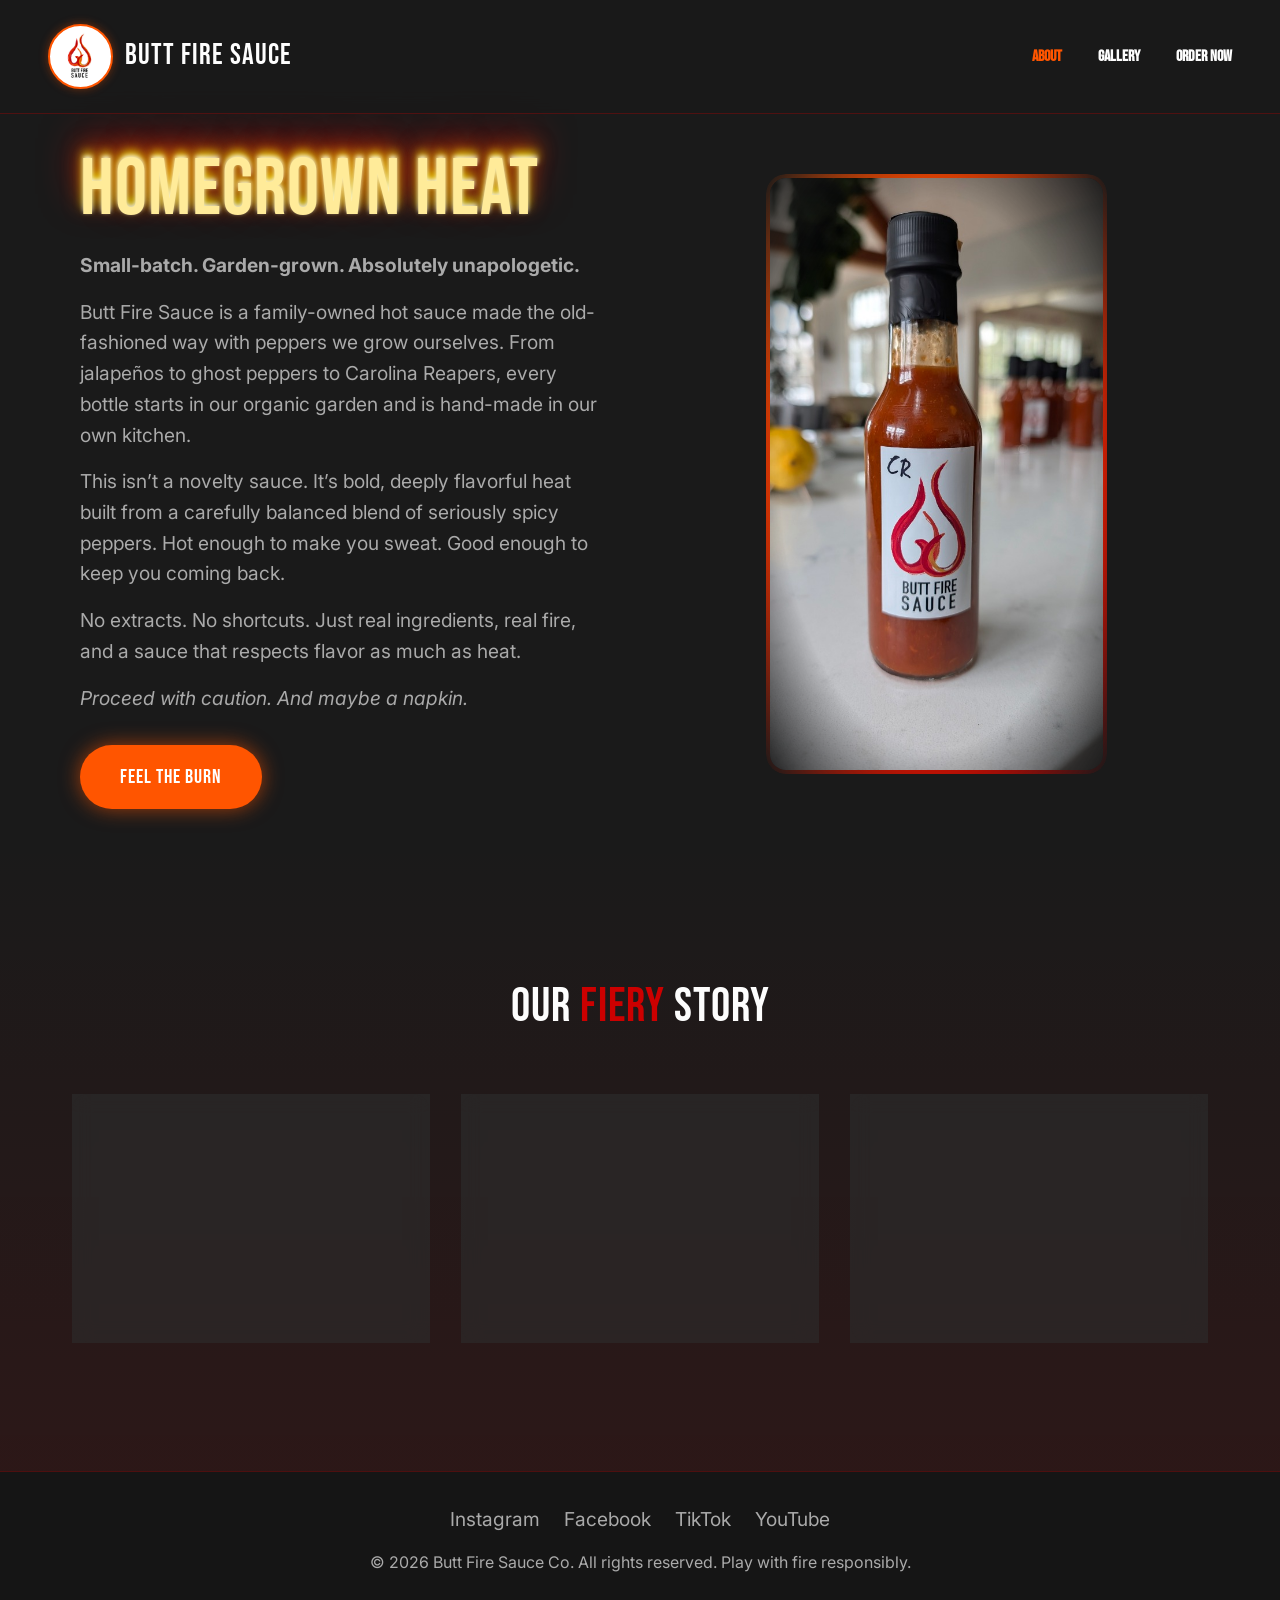
<file: index.html>
<!DOCTYPE html>
<html lang="en">

<head>
    <meta charset="UTF-8">
    <meta name="viewport" content="width=device-width, initial-scale=1.0">
    <meta name="description" content="Butt Fire Sauce - Premium Fiery Hot Sauce">
    <title>Butt Fire Sauce | About Us</title>
    <link href="https://fonts.googleapis.com/css2?family=Bebas+Neue&family=Inter:wght@400;600&display=swap"
        rel="stylesheet">
    <link rel="stylesheet" href="styles.css">
</head>

<body>
    <header class="glass-nav sticky">
        <div class="logo">
            <img src="logo.png" alt="Butt Fire Sauce Logo" class="nav-logo-img">
            Butt Fire Sauce
        </div>
        <nav>
            <a href="index.html" class="active">About</a>
            <a href="gallery.html">Gallery</a>
            <a href="order.html">Order Now</a>
        </nav>
        <div class="mobile-menu-btn" id="mobile-menu-btn">☰</div>
    </header>

    <main class="fade-in">
        <section class="hero">
            <div class="hero-content reveal active">
                <h1 class="fire-text">HOMEGROWN HEAT</h1>
                <div class="subtitle"
                    style="margin: 1rem 0 2rem; max-width: 650px; display: flex; flex-direction: column; gap: 1rem;">
                    <p><strong>Small-batch. Garden-grown. Absolutely unapologetic.</strong></p>
                    <p>Butt Fire Sauce is a family-owned hot sauce made the old-fashioned way with peppers we grow
                        ourselves. From jalapeños to ghost peppers to Carolina Reapers, every bottle starts in our
                        organic garden and is hand-made in our own kitchen.</p>
                    <p>This isn’t a novelty sauce. It’s bold, deeply flavorful heat built from a carefully balanced
                        blend of seriously spicy peppers. Hot enough to make you sweat. Good enough to keep you coming
                        back.</p>
                    <p>No extracts. No shortcuts. Just real ingredients, real fire, and a sauce that respects flavor as
                        much as heat.</p>
                    <p><em>Proceed with caution. And maybe a napkin.</em></p>
                </div>
                <a href="order.html" class="cta-button">Feel the Burn</a>
            </div>
            <div class="hero-image reveal active delay-1">
                <div class="glow-box">
                    <img src="real_bottle.jpg" alt="Butt Fire Sauce Bottle"
                        style="border-radius: 20px; box-shadow: 0 10px 30px rgba(255, 85, 0, 0.4); z-index: 10; position: relative; border: 4px solid transparent; background: linear-gradient(#1a1a1a, #1a1a1a) padding-box, linear-gradient(135deg, #ff5500, #cc0000) border-box; -webkit-mask-image: radial-gradient(ellipse at center, black 65%, transparent 100%); mask-image: radial-gradient(ellipse at center, black 65%, transparent 100%);">
                </div>
            </div>
        </section>

        <section class="about-content">
            <div class="container">
                <h2 class="text-center section-title reveal">Our <span class="accent-text">Fiery</span> Story</h2>
                <div class="story-grid">
                    <div class="story-card glass-card reveal">
                        <h3>North Andover Grown</h3>
                        <p>Born right in the backyards of North Andover, Massachusetts. Our peppers are 100% locally
                            grown and nurtured from seed to harvest.</p>
                    </div>
                    <div class="story-card glass-card reveal delay-1">
                        <h3>The Three Makers</h3>
                        <p>We are a small, dedicated team of only 3 people. Every single bottle of our completely
                            homemade sauce is carefully hand-crafted and blended by us in our own kitchen.</p>
                    </div>
                    <div class="story-card glass-card reveal delay-2">
                        <h3>Unique Inferno Batch</h3>
                        <p>We pack an insane amount of pure heat. Every single batch we produce features completely
                            unique ingredients and blends more than 5 different variations of fresh, fiery peppers.</p>
                    </div>
                </div>
            </div>
        </section>
    </main>

    <footer>
        <div class="social-links">
            <a href="#" target="_blank">Instagram</a>
            <a href="#" target="_blank">Facebook</a>
            <a href="#" target="_blank">TikTok</a>
            <a href="#" target="_blank">YouTube</a>
        </div>
        <p>&copy; 2026 Butt Fire Sauce Co. All rights reserved. Play with fire responsibly.</p>
    </footer>

    <script src="script.js"></script>
</body>

</html>
</file>
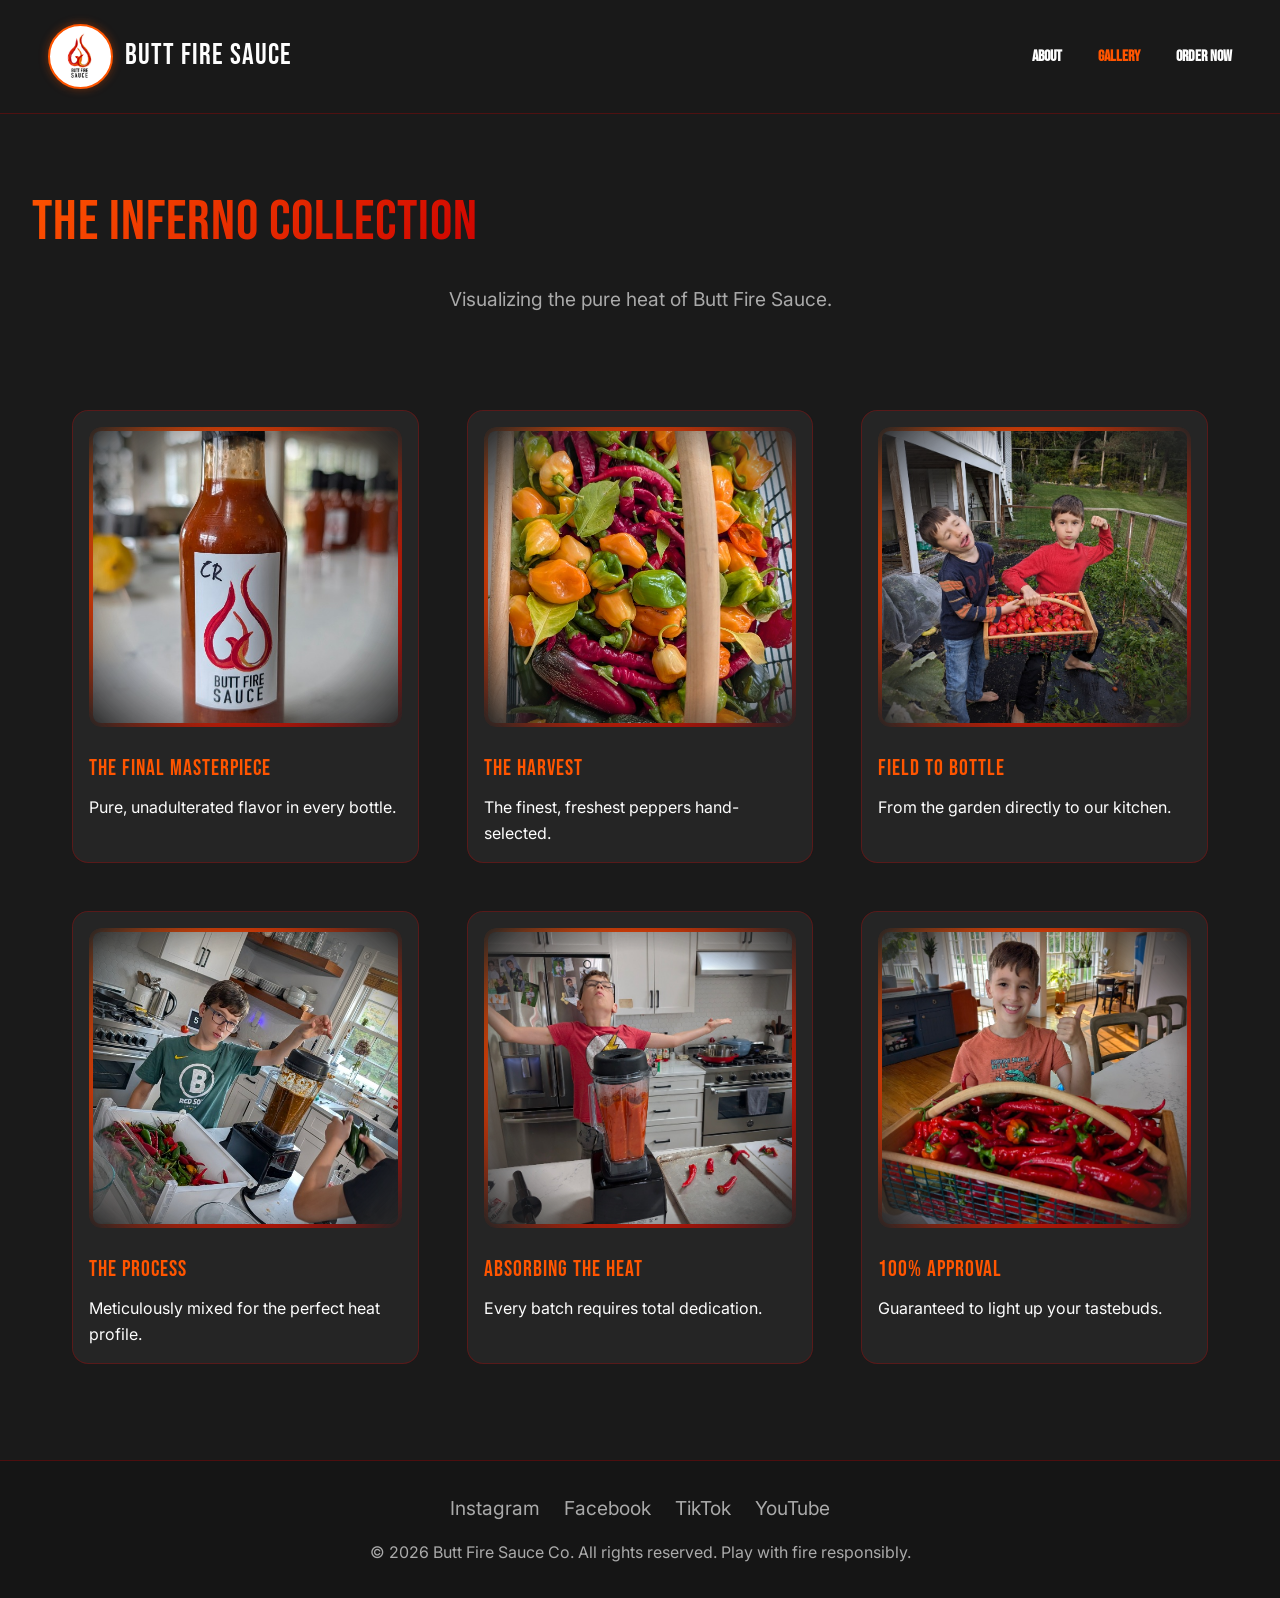
<file: gallery.html>
<!DOCTYPE html>
<html lang="en">

<head>
    <meta charset="UTF-8">
    <meta name="viewport" content="width=device-width, initial-scale=1.0">
    <meta name="description" content="Butt Fire Sauce Gallery - See the flames">
    <title>Butt Fire Sauce | Gallery</title>
    <link href="https://fonts.googleapis.com/css2?family=Bebas+Neue&family=Inter:wght@400;600&display=swap"
        rel="stylesheet">
    <link rel="stylesheet" href="styles.css">
</head>

<body>
    <header class="glass-nav sticky">
        <div class="logo">
            <img src="logo.png" alt="Butt Fire Sauce Logo" class="nav-logo-img">
            Butt Fire Sauce
        </div>
        <nav>
            <a href="index.html">About</a>
            <a href="gallery.html" class="active">Gallery</a>
            <a href="order.html">Order Now</a>
        </nav>
        <div class="mobile-menu-btn" id="mobile-menu-btn">☰</div>
    </header>

    <main class="fade-in">
        <section class="gallery-hero">
            <h1 class="gradient-text text-center reveal active">The Inferno Collection</h1>
            <p class="subtitle text-center reveal active delay-1">Visualizing the pure heat of Butt Fire Sauce.</p>
        </section>

        <section class="gallery-grid-section">
            <div class="gallery-grid container">
                <div class="gallery-item glass-card reveal">
                    <img src="real_bottle.jpg" alt="The Bottle">
                    <div class="gallery-caption">
                        <h3>The Final Masterpiece</h3>
                        <p>Pure, unadulterated flavor in every bottle.</p>
                    </div>
                </div>
                <div class="gallery-item glass-card reveal delay-1">
                    <img src="img1.jpg" alt="Fresh Peppers">
                    <div class="gallery-caption">
                        <h3>The Harvest</h3>
                        <p>The finest, freshest peppers hand-selected.</p>
                    </div>
                </div>
                <div class="gallery-item glass-card reveal delay-2">
                    <img src="img5.jpg" alt="Picking the peppers">
                    <div class="gallery-caption">
                        <h3>Field to Bottle</h3>
                        <p>From the garden directly to our kitchen.</p>
                    </div>
                </div>
                <div class="gallery-item glass-card reveal">
                    <img src="img2.jpg" alt="The Process">
                    <div class="gallery-caption">
                        <h3>The Process</h3>
                        <p>Meticulously mixed for the perfect heat profile.</p>
                    </div>
                </div>
                <div class="gallery-item glass-card reveal delay-1">
                    <img src="img3.jpg" alt="The Fire">
                    <div class="gallery-caption">
                        <h3>Absorbing the Heat</h3>
                        <p>Every batch requires total dedication.</p>
                    </div>
                </div>
                <div class="gallery-item glass-card reveal delay-2">
                    <img src="img4.jpg" alt="Approval">
                    <div class="gallery-caption">
                        <h3>100% Approval</h3>
                        <p>Guaranteed to light up your tastebuds.</p>
                    </div>
                </div>
            </div>
        </section>
    </main>
    <footer>
        <div class="social-links">
            <a href="#" target="_blank">Instagram</a>
            <a href="#" target="_blank">Facebook</a>
            <a href="#" target="_blank">TikTok</a>
            <a href="#" target="_blank">YouTube</a>
        </div>
        <p>&copy; 2026 Butt Fire Sauce Co. All rights reserved. Play with fire responsibly.</p>
    </footer>
    <script src="script.js"></script>
</body>

</html>
</file>
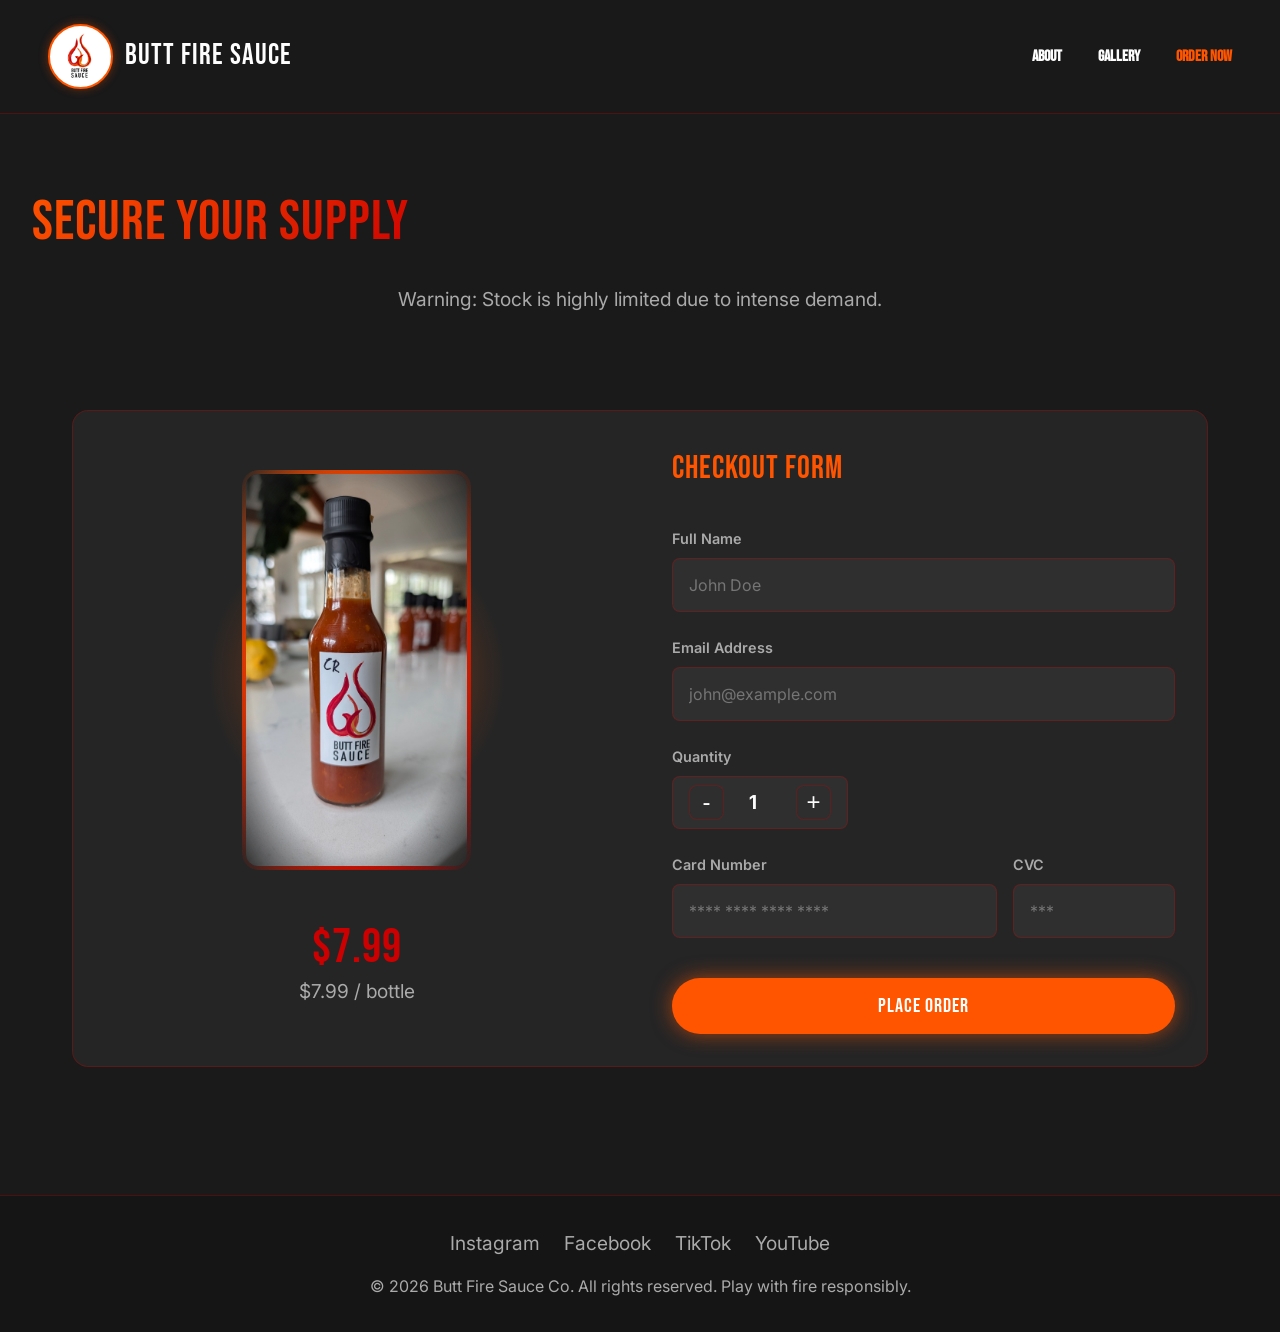
<file: order.html>
<!DOCTYPE html>
<html lang="en">

<head>
    <meta charset="UTF-8">
    <meta name="viewport" content="width=device-width, initial-scale=1.0">
    <meta name="description" content="Order Butt Fire Sauce">
    <title>Butt Fire Sauce | Order Now</title>
    <link href="https://fonts.googleapis.com/css2?family=Bebas+Neue&family=Inter:wght@400;600&display=swap"
        rel="stylesheet">
    <link rel="stylesheet" href="styles.css">
</head>

<body>
    <header class="glass-nav sticky">
        <div class="logo">
            <img src="logo.png" alt="Butt Fire Sauce Logo" class="nav-logo-img">
            Butt Fire Sauce
        </div>
        <nav>
            <a href="index.html">About</a>
            <a href="gallery.html">Gallery</a>
            <a href="order.html" class="active">Order Now</a>
        </nav>
        <div class="mobile-menu-btn" id="mobile-menu-btn">☰</div>
    </header>

    <main class="fade-in">
        <section class="order-hero reveal active">
            <h1 class="gradient-text text-center">Secure Your Supply</h1>
            <p class="subtitle text-center">Warning: Stock is highly limited due to intense demand.</p>
        </section>

        <section class="order-section container">
            <div class="order-container glass-card reveal delay-1">
                <div class="order-image-col">
                    <div class="glow-box">
                        <img src="real_bottle.jpg" alt="Butt Fire Sauce Bottle" class="order-img">
                    </div>
                    <div class="price-tag text-center">
                        <h2 id="total-price">$7.99</h2>
                        <span class="per-bottle" style="display: block; margin-top: -10px;">$7.99 / bottle</span>
                    </div>
                </div>
                <div class="order-form-col">
                    <h2>Checkout Form</h2>
                    <form class="order-form" id="order-form">
                        <div class="form-group">
                            <label for="name">Full Name</label>
                            <input type="text" id="name" placeholder="John Doe" required>
                        </div>
                        <div class="form-group">
                            <label for="email">Email Address</label>
                            <input type="email" id="email" placeholder="john@example.com" required>
                        </div>
                        <div class="form-group">
                            <label for="quantity">Quantity</label>
                            <div class="quantity-selector">
                                <button type="button" id="qty-minus" class="qty-btn">-</button>
                                <input type="number" id="quantity" value="1" min="1" required readonly>
                                <button type="button" id="qty-plus" class="qty-btn">+</button>
                            </div>
                        </div>
                        <div class="form-row">
                            <div class="form-group flex-2">
                                <label for="cc">Card Number</label>
                                <input type="text" id="cc" placeholder="**** **** **** ****" required>
                            </div>
                            <div class="form-group flex-1">
                                <label for="cvc">CVC</label>
                                <input type="text" id="cvc" placeholder="***" required>
                            </div>
                        </div>
                        <button type="submit" class="cta-button full-width mt-1">Place Order</button>
                    </form>
                    <div id="success-msg" class="hidden success-message glass-card">
                        <h3 class="gradient-text">🔥 Order Confirmed! 🔥</h3>
                        <p>Prepare your tastebuds, the inferno is on its way.</p>
                    </div>
                </div>
            </div>
        </section>
    </main>
    <footer>
        <div class="social-links">
            <a href="#" target="_blank">Instagram</a>
            <a href="#" target="_blank">Facebook</a>
            <a href="#" target="_blank">TikTok</a>
            <a href="#" target="_blank">YouTube</a>
        </div>
        <p>&copy; 2026 Butt Fire Sauce Co. All rights reserved. Play with fire responsibly.</p>
    </footer>
    <script src="script.js"></script>
</body>

</html>
</file>
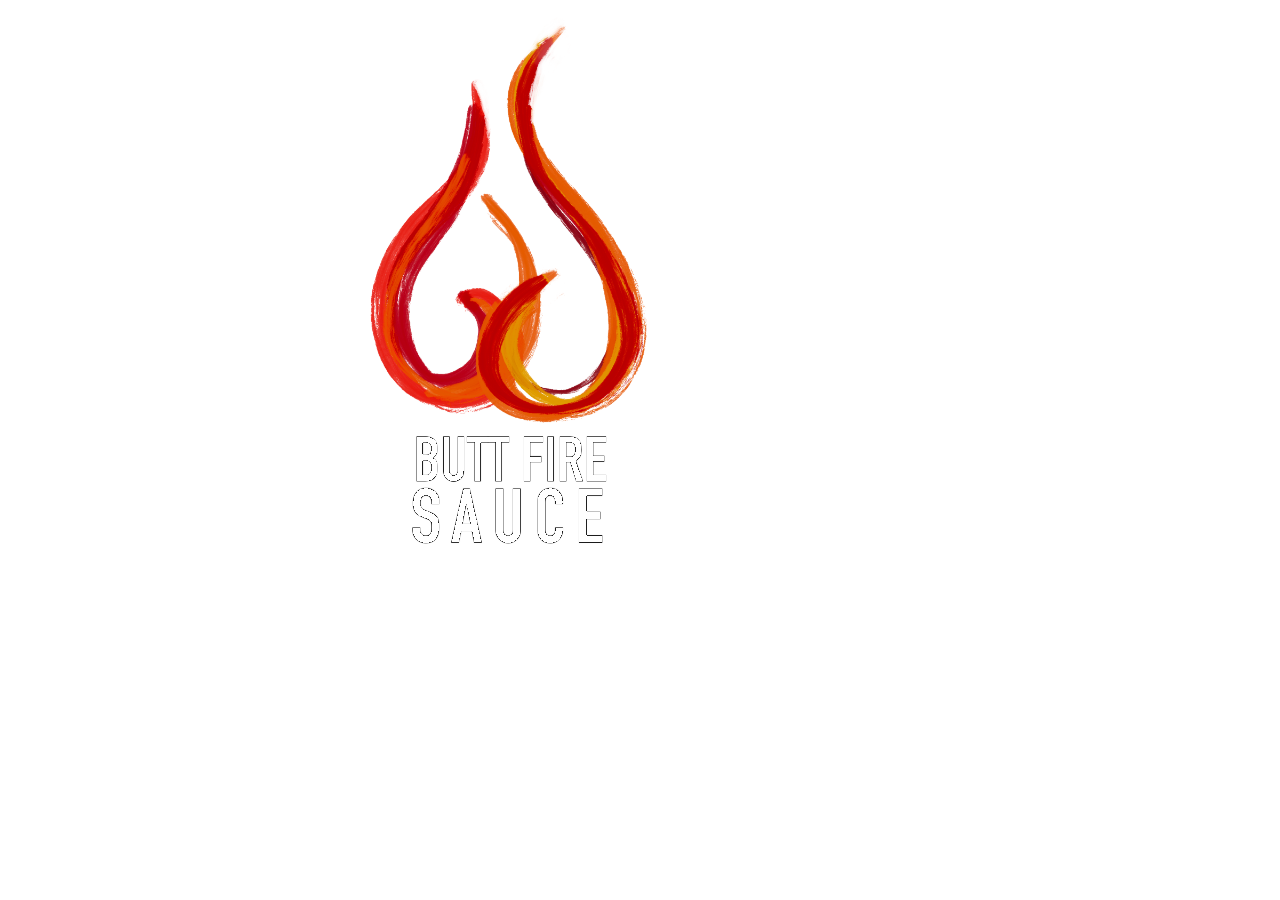
<file: process_image.html>
<!DOCTYPE html>
<html>
<body>
<canvas id="canvas"></canvas>
<script>
    const img = new Image();
    img.src = 'logo.png';
    img.onload = function() {
        const canvas = document.getElementById('canvas');
        canvas.width = img.width;
        canvas.height = img.height;
        const ctx = canvas.getContext('2d');
        ctx.drawImage(img, 0, 0);
        
        const imageData = ctx.getImageData(0, 0, canvas.width, canvas.height);
        const data = imageData.data;
        
        // Remove black margins (assuming it's mostly black on the left/right based on proportions)
        for (let i = 0; i < data.length; i += 4) {
             const r = data[i];
             const g = data[i + 1];
             const b = data[i + 2];
             
             if (r < 25 && g < 25 && b < 25) {
                 data[i + 3] = 0; // Set alpha to 0
             }
        }
        ctx.putImageData(imageData, 0, 0);
        
        // Convert back to base64
        console.log("BASE64 START");
        console.log(canvas.toDataURL());
    };
</script>
</body>
</html>
</file>
<file: styles.css>
:root {
    --bg-color: #1a1a1a;
    --card-bg: rgba(45, 45, 45, 0.6);
    --text-primary: #fdfdfd;
    --text-secondary: #aaaaaa;
    --accent-red: #cc0000;
    --accent-orange: #ff5500;
    --glass-border: rgba(204, 0, 0, 0.3);
    --glow-shadow: 0 0 20px rgba(255, 85, 0, 0.6);

    --font-heading: 'Bebas Neue', display;
    --font-heading: 'Bebas Neue', sans-serif;
    --font-body: 'Inter', sans-serif;
}

* {
    margin: 0;
    padding: 0;
    box-sizing: border-box;
}

body {
    background-color: var(--bg-color);
    color: var(--text-primary);
    font-family: var(--font-body);
    line-height: 1.6;
    overflow-x: hidden;
}

h1,
h2,
h3,
.logo {
    font-family: var(--font-heading);
    font-weight: 400;
    letter-spacing: 1px;
}

/* Typography Enhancements */
.gradient-text {
    background: linear-gradient(135deg, var(--accent-orange), var(--accent-red));
    -webkit-background-clip: text;
    background-clip: text;
    -webkit-text-fill-color: transparent;
    display: inline-block;
}

.fire-text {
    color: #ffeb99;
    text-shadow:
        0px -2px 4px rgba(255, 255, 255, 0.8),
        0px -6px 10px rgba(255, 255, 0, 0.8),
        0px -10px 20px rgba(255, 102, 0, 0.8),
        0px -20px 40px rgba(204, 0, 0, 0.8);
    animation: flicker-flame 1.5s ease-in-out infinite alternate;
}

@keyframes flicker-flame {

    0%,
    100% {
        text-shadow:
            0px -2px 4px rgba(255, 255, 255, 0.8),
            0px -6px 10px rgba(255, 255, 0, 0.8),
            0px -10px 20px rgba(255, 102, 0, 0.8),
            0px -20px 40px rgba(204, 0, 0, 0.8);
    }

    25% {
        text-shadow:
            0px -3px 5px rgba(255, 255, 255, 0.8),
            0px -8px 12px rgba(255, 204, 0, 0.8),
            0px -15px 25px rgba(255, 85, 0, 0.8),
            0px -25px 50px rgba(204, 0, 0, 0.9);
    }

    50% {
        text-shadow:
            0px -1px 3px rgba(255, 255, 255, 0.8),
            0px -5px 8px rgba(255, 255, 0, 0.8),
            0px -12px 18px rgba(255, 102, 0, 0.9),
            0px -22px 45px rgba(180, 0, 0, 0.8);
    }

    75% {
        text-shadow:
            0px -4px 6px rgba(255, 255, 255, 0.9),
            0px -10px 15px rgba(255, 204, 0, 0.9),
            0px -18px 30px rgba(255, 60, 0, 0.8),
            0px -28px 55px rgba(204, 0, 0, 1);
    }
}

.accent-text {
    color: var(--accent-red);
}

.text-center {
    text-align: center;
}

.subtitle {
    font-size: 1.2rem;
    color: var(--text-secondary);
    max-width: 600px;
    margin: 1rem auto 2rem;
}

/* Utilities */
.container {
    max-width: 1200px;
    margin: 0 auto;
    padding: 2rem;
}

.hidden {
    display: none !important;
}

.mt-1 {
    margin-top: 1rem;
}

.flex-1 {
    flex: 1;
}

.flex-2 {
    flex: 2;
}

/* Navigation */
.sticky {
    position: sticky;
    top: 0;
    z-index: 1000;
}

.glass-nav {
    display: flex;
    justify-content: space-between;
    align-items: center;
    padding: 1.5rem 3rem;
    background: rgba(26, 26, 26, 0.8);
    backdrop-filter: blur(12px);
    border-bottom: 1px solid var(--glass-border);
}

.logo {
    display: flex;
    align-items: center;
    font-size: 1.8rem;
    letter-spacing: 1px;
    color: var(--text-primary);
}

.nav-logo-img {
    height: 65px;
    width: 65px;
    background: white;
    border-radius: 50%;
    padding: 6px;
    margin-right: 12px;
    object-fit: cover;
    border: 2px solid var(--accent-orange);
    box-shadow: 0 0 10px rgba(255, 85, 0, 0.4);
}

nav a {
    color: var(--text-primary);
    text-decoration: none;
    margin-left: 2rem;
    font-weight: 600;
    font-family: var(--font-heading);
    transition: color 0.3s ease;
}

nav a:hover,
nav a.active {
    color: var(--accent-orange);
}

.mobile-menu-btn {
    display: none;
    font-size: 1.5rem;
    cursor: pointer;
}

/* Reusable Components */
.cta-button {
    display: inline-block;
    padding: 1rem 2.5rem;
    background: var(--accent-orange);
    color: white;
    text-decoration: none;
    font-family: var(--font-heading);
    font-weight: 400;
    letter-spacing: 1px;
    font-size: 1.25rem;
    border-radius: 50px;
    border: none;
    cursor: pointer;
    box-shadow: var(--glow-shadow);
    transition: transform 0.3s cubic-bezier(0.175, 0.885, 0.32, 1.275), box-shadow 0.3s ease;
}

.cta-button:hover {
    transform: translateY(-5px) scale(1.05);
    box-shadow: 0 10px 30px rgba(255, 85, 0, 0.8);
}

.cta-button.full-width {
    width: 100%;
    text-align: center;
}

.glass-card {
    background: var(--card-bg);
    border: 1px solid var(--glass-border);
    border-radius: 16px;
    padding: 2rem;
    backdrop-filter: blur(10px);
    transition: transform 0.4s ease, border-color 0.4s ease;
}

.glass-card:hover {
    transform: translateY(-10px);
    border-color: var(--accent-orange);
    box-shadow: 0 10px 40px rgba(255, 85, 0, 0.4);
}

/* Animations */
@keyframes fadeIn {
    from {
        opacity: 0;
    }

    to {
        opacity: 1;
    }
}

@keyframes float {
    0% {
        transform: translateY(0px) rotate(0deg);
    }

    50% {
        transform: translateY(-15px) rotate(2deg);
    }

    100% {
        transform: translateY(0px) rotate(0deg);
    }
}

@keyframes pulse {
    0% {
        box-shadow: 0 0 20px rgba(255, 85, 0, 0.4);
    }

    50% {
        box-shadow: 0 0 40px rgba(255, 85, 0, 0.8);
    }

    100% {
        box-shadow: 0 0 20px rgba(255, 85, 0, 0.4);
    }
}

.fade-in {
    animation: fadeIn 1s ease-in-out;
}

.floating-bottle {
    animation: float 6s ease-in-out infinite;
}

.reveal {
    opacity: 0;
    transform: translateY(30px);
    transition: all 0.8s ease-out;
}

.reveal.active {
    opacity: 1;
    transform: translateY(0);
}

.delay-1 {
    transition-delay: 0.2s;
}

.delay-2 {
    transition-delay: 0.4s;
}

/* Home / About Layout */
.hero {
    display: flex;
    align-items: center;
    justify-content: space-between;
    min-height: 80vh;
    padding: 2rem 5rem;
    gap: 4rem;
}

.hero-content {
    flex: 1;
}

.hero-content h1 {
    font-size: 5rem;
    line-height: 1.1;
    margin-bottom: 1rem;
}

.hero-image {
    flex: 1;
    display: flex;
    justify-content: center;
    align-items: center;
}

.glow-box {
    position: relative;
    border-radius: 50%;
}

.glow-box::after {
    content: '';
    position: absolute;
    top: 50%;
    left: 50%;
    transform: translate(-50%, -50%);
    width: 300px;
    height: 300px;
    border-radius: 50%;
    background: radial-gradient(circle, rgba(255, 85, 0, 0.5) 0%, rgba(26, 26, 26, 0) 70%);
    z-index: -1;
    animation: pulse 4s infinite;
}

.hero-image img {
    max-width: 100%;
    height: auto;
    max-height: 600px;
    object-fit: contain;
}

.about-content {
    padding: 6rem 0;
    background: linear-gradient(to bottom, transparent, rgba(204, 0, 0, 0.1));
}

.section-title {
    font-size: 3rem;
    margin-bottom: 3rem;
}

.story-grid {
    display: grid;
    grid-template-columns: repeat(auto-fit, minmax(300px, 1fr));
    gap: 2rem;
}

.story-card h3 {
    color: var(--accent-orange);
    font-size: 1.5rem;
    margin-bottom: 1rem;
}

/* Gallery Section */
.gallery-hero {
    padding: 4rem 2rem 2rem;
}

.gallery-hero h1 {
    font-size: 3.5rem;
}

.gallery-grid {
    display: grid;
    grid-template-columns: repeat(auto-fit, minmax(320px, 1fr));
    gap: 3rem;
    padding-bottom: 6rem;
}

.gallery-item {
    padding: 1rem;
    display: flex;
    flex-direction: column;
}

.gallery-item img {
    width: 100%;
    height: 300px;
    object-fit: cover;
    border-radius: 12px;
    margin-bottom: 1.5rem;
    transition: transform 0.5s ease;
    border: 4px solid transparent;
    background: linear-gradient(var(--card-bg), var(--card-bg)) padding-box,
        linear-gradient(135deg, var(--accent-orange), var(--accent-red)) border-box;
    -webkit-mask-image: radial-gradient(ellipse at center, black 60%, transparent 100%);
    mask-image: radial-gradient(ellipse at center, black 60%, transparent 100%);
}

.gallery-item:hover img {
    transform: scale(1.03);
}

.gallery-caption h3 {
    font-size: 1.4rem;
    margin-bottom: 0.5rem;
    color: var(--accent-orange);
}

/* Order Section */
.order-hero {
    padding: 4rem 2rem 2rem;
}

.order-hero h1 {
    font-size: 3.5rem;
}

.order-container {
    display: flex;
    gap: 4rem;
    margin-bottom: 6rem;
}

.order-image-col {
    flex: 1;
    display: flex;
    flex-direction: column;
    align-items: center;
    justify-content: center;
}

.order-img {
    height: 400px;
    border-radius: 16px;
    border: 4px solid transparent;
    background: linear-gradient(var(--bg-color), var(--bg-color)) padding-box,
        linear-gradient(135deg, var(--accent-orange), var(--accent-red)) border-box;
    -webkit-mask-image: radial-gradient(ellipse at center, black 65%, transparent 100%);
    mask-image: radial-gradient(ellipse at center, black 65%, transparent 100%);
}

.price-tag {
    margin-top: 2rem;
}

.price-tag h2 {
    font-size: 3rem;
    color: var(--accent-red);
}

.price-tag .per-bottle {
    font-size: 1.2rem;
    color: var(--text-secondary);
}

.order-form-col {
    flex: 1;
}

.order-form-col h2 {
    font-size: 2rem;
    margin-bottom: 2rem;
    color: var(--accent-orange);
}

.form-group {
    margin-bottom: 1.5rem;
}

.form-row {
    display: flex;
    gap: 1rem;
}

label {
    display: block;
    margin-bottom: 0.5rem;
    color: var(--text-secondary);
    font-size: 0.9rem;
    font-weight: 600;
}

input,
select {
    width: 100%;
    padding: 1rem;
    border-radius: 8px;
    border: 1px solid var(--glass-border);
    background: rgba(255, 255, 255, 0.05);
    color: var(--text-primary);
    font-family: var(--font-body);
    font-size: 1rem;
    transition: border-color 0.3s, background 0.3s;
}

input:focus,
select:focus {
    outline: none;
    border-color: var(--accent-orange);
    background: rgba(255, 255, 255, 0.1);
}

.quantity-selector {
    display: flex;
    align-items: center;
    gap: 1rem;
    background: rgba(255, 255, 255, 0.05);
    border: 1px solid var(--glass-border);
    border-radius: 8px;
    padding: 0.5rem 1rem;
    width: max-content;
}

.qty-btn {
    background: var(--card-bg);
    border: 1px solid var(--glass-border);
    color: var(--text-primary);
    width: 35px;
    height: 35px;
    border-radius: 8px;
    font-size: 1.5rem;
    cursor: pointer;
    display: flex;
    align-items: center;
    justify-content: center;
    transition: background 0.3s, border-color 0.3s;
}

.qty-btn:hover {
    background: var(--accent-orange);
    border-color: var(--accent-orange);
}

.quantity-selector input {
    width: 40px;
    text-align: center;
    background: transparent;
    border: none;
    font-size: 1.2rem;
    font-weight: bold;
    color: var(--text-primary);
    padding: 0;
    pointer-events: none;
}

.quantity-selector input:focus {
    outline: none;
    background: transparent;
}

.success-message {
    text-align: center;
    padding: 3rem;
    border-color: #00ff88 !important;
}

.success-message h3 {
    font-size: 2rem;
    margin-bottom: 1rem;
}

footer {
    text-align: center;
    padding: 2rem;
    border-top: 1px solid var(--glass-border);
    color: var(--text-secondary);
    background: rgba(20, 20, 20, 0.9);
}

.social-links {
    display: flex;
    justify-content: center;
    gap: 1.5rem;
    margin-bottom: 1rem;
}

.social-links a {
    color: var(--text-secondary);
    text-decoration: none;
    font-size: 1.2rem;
    transition: color 0.3s ease, transform 0.3s ease;
}

.social-links a:hover {
    color: var(--accent-orange);
    transform: translateY(-3px);
}

/* Responsive Design */
@media (max-width: 860px) {
    .hero {
        flex-direction: column;
        text-align: center;
        padding: 2rem 1.5rem;
        padding-top: 4rem;
    }

    .hero-content h1 {
        font-size: 3.5rem;
    }

    .hero-image img {
        height: 400px;
    }

    .order-container {
        flex-direction: column;
    }

    .mobile-menu-btn {
        display: block;
    }

    nav {
        display: none;
        position: absolute;
        top: 100%;
        left: 0;
        width: 100%;
        background: rgba(26, 26, 26, 0.95);
        backdrop-filter: blur(12px);
        flex-direction: column;
        padding: 1rem 0;
        border-bottom: 1px solid var(--glass-border);
    }

    nav.active {
        display: flex;
    }

    nav a {
        margin: 1rem 2rem;
        display: block;
    }
}
</file>
